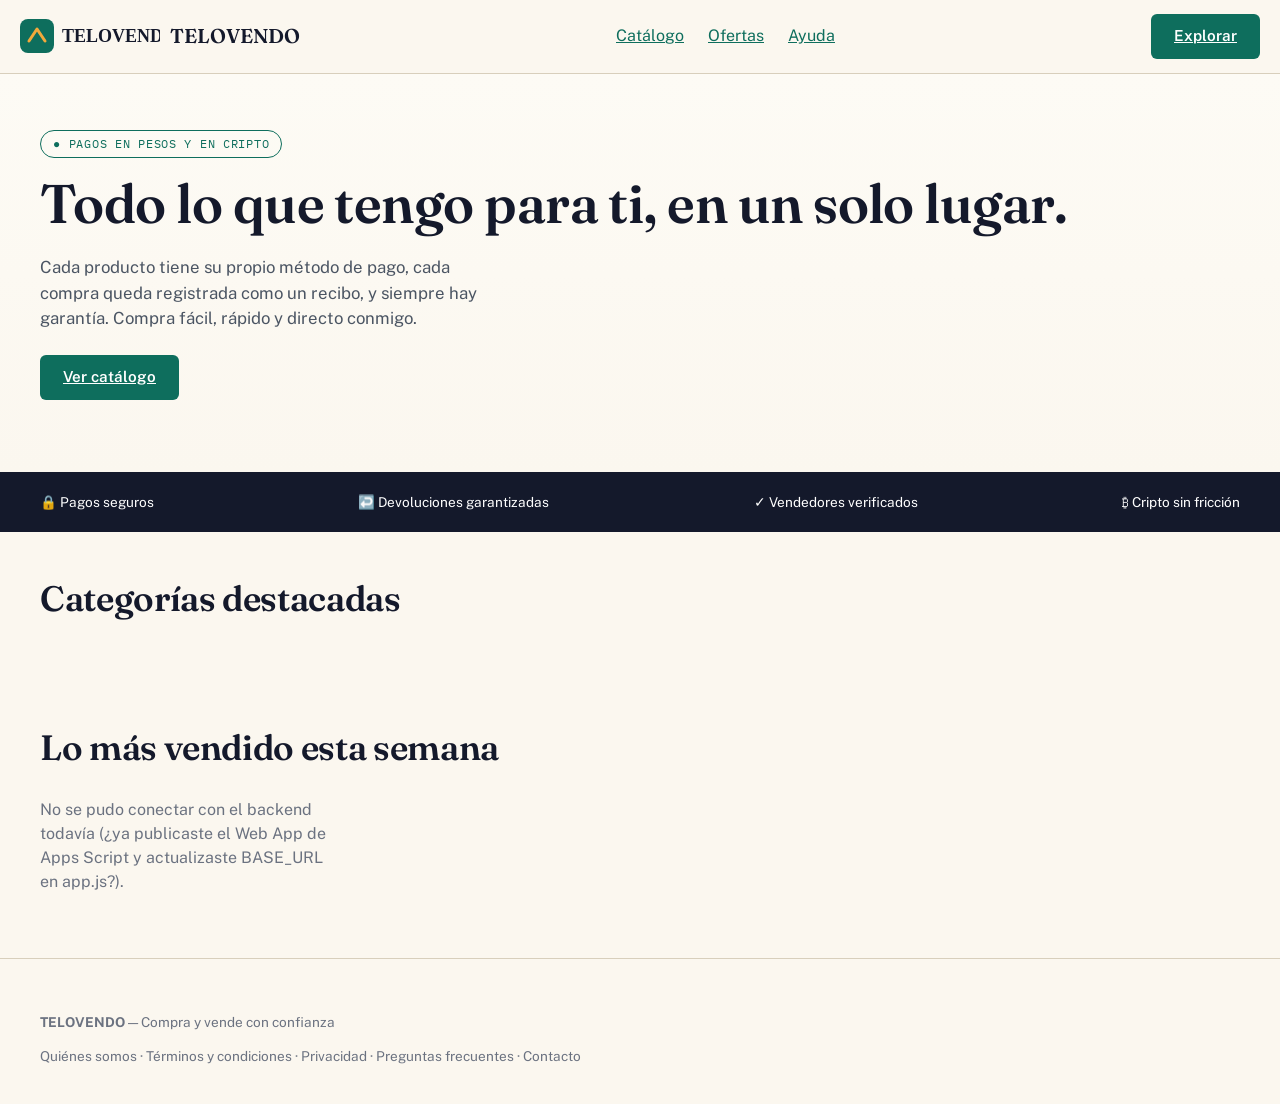
<file: index.html>
<!DOCTYPE html>
<html lang="es">
<head>
  <meta charset="UTF-8">
  <meta name="viewport" content="width=device-width, initial-scale=1.0">
  <title>TELOVENDO</title>
  <meta name="description" content="Marketplace">
  <link rel="icon" href="assets/favicon-default.svg">
  <link rel="preconnect" href="https://fonts.googleapis.com">
  <link href="https://fonts.googleapis.com/css2?family=Fraunces:wght@500;600;700&family=Public+Sans:wght@400;500;600;700&family=IBM+Plex+Mono:wght@500;600&display=swap" rel="stylesheet">
  <link rel="stylesheet" href="styles.css">
</head>
<body>

  <header class="encabezado">
    <div class="contenedor encabezado__barra">
      <div class="encabezado__logo">
        <img data-marca="logo" src="assets/logo-default.svg" alt="Logo">
        <span data-marca="nombre_sitio">TELOVENDO</span>
      </div>
      <nav class="encabezado__nav">
        <a href="catalogo.html">Catálogo</a>
        <a href="#ofertas">Ofertas</a>
        <a href="#ayuda">Ayuda</a>
      </nav>
      <div style="display:flex; align-items:center; gap:10px;">
        <a class="boton boton--fantasma" href="#" style="display:none" data-mostrar-desktop>Ingresar</a>
        <a class="boton boton--primario" href="catalogo.html">Explorar</a>
        <button class="encabezado__menu-btn" aria-label="Abrir menú">☰</button>
      </div>
    </div>
  </header>

  <main>
    <section class="hero">
      <div class="contenedor hero__grid" id="hero-grid">
        <div>
          <span class="hero__eyebrow">● Pagos en pesos y en cripto</span>
          <h1>Todo lo que tengo para ti, en un solo lugar.</h1>
          <p data-marca="texto_hero" style="max-width:46ch; color:#4b5563; font-size:1.05rem;">
            Cada producto tiene su propio método de pago, cada compra queda
            registrada como un recibo, y siempre hay garantía. Compra fácil,
            rápido y directo conmigo.
          </p>
          <div class="hero__acciones">
            <a class="boton boton--primario" href="catalogo.html">Ver catálogo</a>
          </div>
        </div>
        <div id="hero-destacado-wrapper">
          <!-- Se llena dinámicamente vía JS con el producto que el admin
               marque como "destacado" en el panel. Si ninguno está marcado,
               este contenedor se oculta y el hero pasa a una sola columna. -->
        </div>
      </div>
    </section>

    <div class="franja-confianza">
      <div class="contenedor franja-confianza__item" style="justify-content:space-between; width:100%;">
        <span class="franja-confianza__item">🔒 Pagos seguros</span>
        <span class="franja-confianza__item">↩️ Devoluciones garantizadas</span>
        <span class="franja-confianza__item">✓ Vendedores verificados</span>
        <span class="franja-confianza__item">₿ Cripto sin fricción</span>
      </div>
    </div>

    <section class="seccion">
      <div class="contenedor">
        <h2 data-marca="titulo_categorias_destacadas">Categorías destacadas</h2>
        <div class="grilla-productos" id="grilla-categorias" style="grid-template-columns:repeat(auto-fit,minmax(140px,1fr));">
          <!-- se llenan dinámicamente vía JS desde Config/Categorías -->
        </div>
      </div>
    </section>

    <section class="seccion" id="destacados">
      <div class="contenedor">
        <h2 data-marca="titulo_mas_vendido">Lo más vendido esta semana</h2>
        <div class="grilla-productos" id="grilla-destacados">
          <p style="color:#6b7280;">Cargando productos…</p>
        </div>
      </div>
    </section>
  </main>

  <footer class="pie">
    <div class="contenedor">
      <p><strong data-marca="nombre_sitio">TELOVENDO</strong> — <span data-marca="eslogan">Compra y vende con confianza</span></p>
      <p>Quiénes somos · Términos y condiciones · Privacidad · Preguntas frecuentes · Contacto</p>
    </div>
  </footer>

  <script src="brand.config.js"></script>
  <script src="app.js"></script>
  <script>
    // Carga productos destacados desde el backend. Falla de forma silenciosa
    // y visible: si el backend aún no está desplegado, muestra un aviso claro
    // en vez de una grilla vacía sin explicación.
    async function cargarDestacados() {
      const contenedor = document.getElementById("grilla-destacados");
      try {
        const productos = await apiTelovendo.listarProductos({ orden: "precioDesc" });
        if (!Array.isArray(productos) || productos.length === 0) {
          contenedor.innerHTML = "<p style='color:#6b7280;'>Aún no hay productos publicados.</p>";
          ocultarHeroDestacado_();
          return;
        }
        contenedor.innerHTML = productos.slice(0, 8).map(tarjetaProducto_).join("");

        // NUEVO (v9): la tarjeta del hero se llena con el producto que el
        // admin marcó como "destacado" en el panel (control 100% manual,
        // nunca datos inconsistentes o de relleno). Se reutiliza este mismo
        // listado ya cargado, sin hacer una llamada extra al backend.
        const productoDestacado = productos.find(p => p.destacado);
        if (productoDestacado) {
          renderHeroDestacado_(productoDestacado);
        } else {
          ocultarHeroDestacado_();
        }
      } catch (err) {
        contenedor.innerHTML = "<p style='color:#6b7280;'>No se pudo conectar con el backend todavía (¿ya publicaste el Web App de Apps Script y actualizaste BASE_URL en app.js?).</p>";
        ocultarHeroDestacado_();
      }
    }

    /**
     * Llena la tarjeta destacada del hero con los datos REALES de un
     * producto (imagen, nombre, precio, métodos de pago) — nunca texto o
     * imagen de relleno inconsistentes.
     * @param {Object} p - producto marcado como destacado
     * Invocada por: cargarDestacados()
     */
    function renderHeroDestacado_(p) {
      document.getElementById("hero-destacado-wrapper").innerHTML = `
        <a class="boleta" href="producto.html?id=${p.id}" style="max-width:340px; margin-left:auto; text-decoration:none; color:inherit; display:block;">
          <div class="boleta__imagen">
            <span class="boleta__insignia">Destacado</span>
            <img src="${p.imagenPortada || 'assets/producto-placeholder.svg'}" alt="${p.nombre}">
          </div>
          <div class="boleta__perforacion"></div>
          <div class="boleta__cuerpo">
            <p class="boleta__titulo">${p.nombre}</p>
            <div class="boleta__fila-precio">
              <span class="precio boleta__precio">${formatearPrecio(p.precio)}</span>
              <span class="timbre" title="Garantía">✓</span>
            </div>
            <div class="boleta__metodos">${(p.metodosPago || '').split(',').filter(Boolean).join(' · ')}</div>
          </div>
        </a>`;
      document.getElementById("hero-grid").style.gridTemplateColumns = "";
    }

    /**
     * Oculta la tarjeta destacada con elegancia (ningún producto marcado, o
     * el backend no respondió) y ajusta el hero a una sola columna en vez
     * de dejar un espacio en blanco desbalanceado.
     * Invocada por: cargarDestacados()
     */
    function ocultarHeroDestacado_() {
      const wrapper = document.getElementById("hero-destacado-wrapper");
      wrapper.innerHTML = "";
      const grid = document.getElementById("hero-grid");
      if (window.matchMedia("(min-width: 900px)").matches) {
        grid.style.gridTemplateColumns = "1fr";
      }
    }

    function tarjetaProducto_(p) {
      return `
        <a class="boleta" href="producto.html?id=${p.id}" style="text-decoration:none; color:inherit;">
          <div class="boleta__imagen">
            ${p.agotado ? '<span class="boleta__insignia boleta__insignia--oferta">Agotado</span>' : ''}
            <img src="${p.imagenPortada || 'assets/producto-placeholder.svg'}" alt="${p.nombre}">
          </div>
          <div class="boleta__perforacion"></div>
          <div class="boleta__cuerpo">
            <p class="boleta__titulo">${p.nombre}</p>
            <div class="boleta__fila-precio">
              <span class="precio boleta__precio">${formatearPrecio(p.precio)}</span>
            </div>
            <div class="boleta__metodos">${(p.metodosPago || '').split(',').join(' · ')}</div>
          </div>
        </a>`;
    }

    cargarDestacados();
  </script>
</body>
</html>
</file>
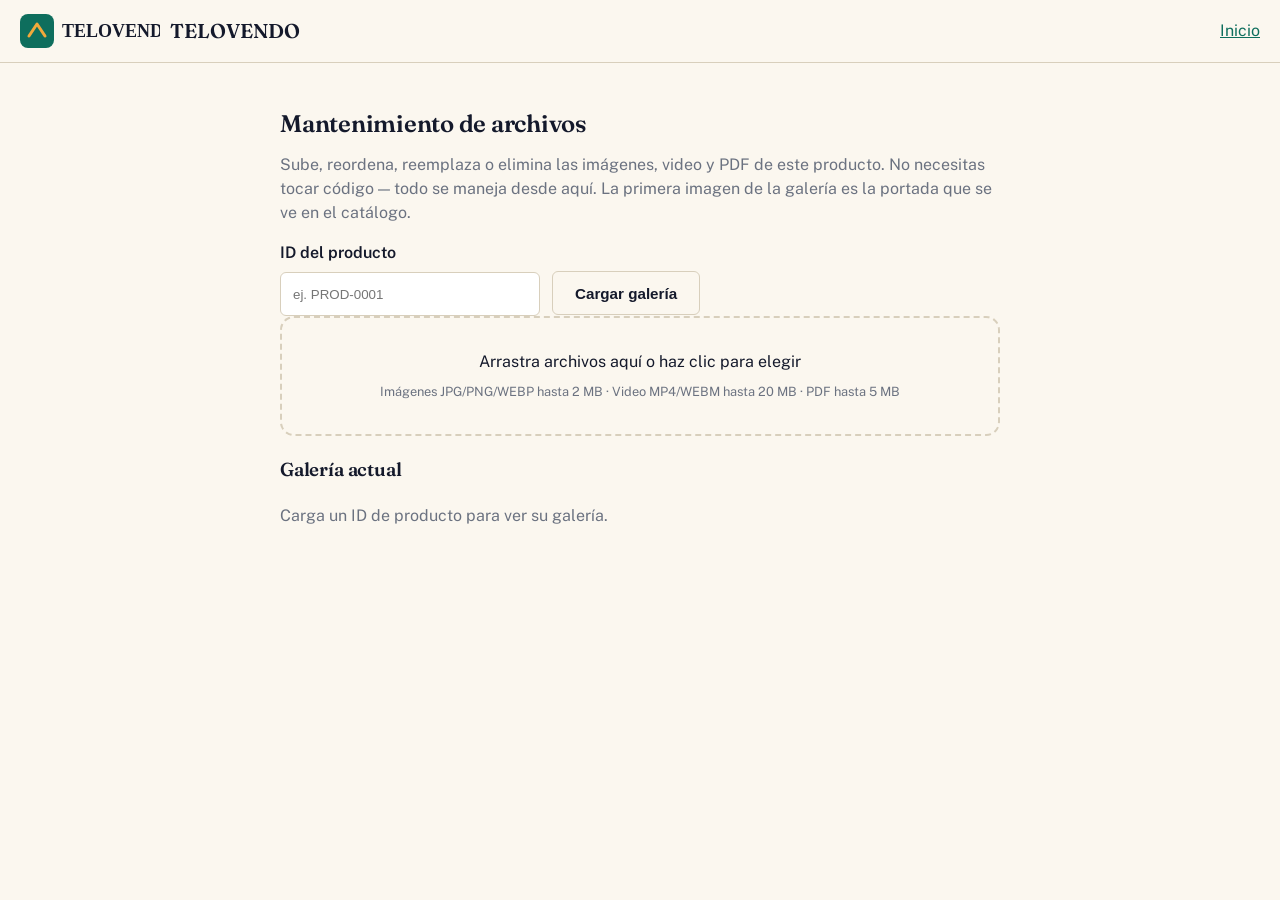
<file: admin-archivos.html>
<!DOCTYPE html>
<html lang="es">
<head>
  <meta charset="UTF-8">
  <meta name="viewport" content="width=device-width, initial-scale=1.0">
  <title>Mantenimiento de Archivos — TELOVENDO</title>
  <link href="https://fonts.googleapis.com/css2?family=Fraunces:wght@500;600;700&family=Public+Sans:wght@400;500;600;700&family=IBM+Plex+Mono:wght@500;600&display=swap" rel="stylesheet">
  <link rel="stylesheet" href="styles.css">
  <style>
    .panel { max-width: 760px; }
    .zona-carga {
      border: 2px dashed var(--color-linea); border-radius: var(--radio-grande);
      padding: 32px; text-align:center; cursor:pointer; margin-bottom:24px;
      transition: border-color var(--transicion), background var(--transicion);
    }
    .zona-carga.arrastrando { border-color: var(--color-primario); background:#F1F8F6; }
    .galeria-admin { display:flex; flex-wrap:wrap; gap:12px; }
    .archivo-item {
      width:120px; border:1px solid var(--color-linea); border-radius:10px; overflow:hidden;
      background:#fff; position:relative; cursor:grab;
    }
    .archivo-item.arrastrado { opacity:0.4; }
    .archivo-item img, .archivo-item .miniatura-pdf { width:100%; height:90px; object-fit:cover; display:block; background:#F1ECE0; }
    .archivo-item .portada-tag {
      position:absolute; top:4px; left:4px; background:var(--color-texto); color:#fff;
      font-size:0.65rem; padding:2px 6px; border-radius:100px;
    }
    .archivo-item__meta { padding:6px 8px; font-size:0.72rem; color:#6b7280; }
    .archivo-item__acciones { display:flex; justify-content:space-between; padding:0 8px 8px; }
    .archivo-item__acciones button {
      border:none; background:none; cursor:pointer; font-size:0.85rem; color:var(--color-advertencia);
    }
    .barra-progreso { height:6px; background:#eee; border-radius:100px; overflow:hidden; margin:8px 0; display:none; }
    .barra-progreso__fill { height:100%; width:0%; background:var(--color-primario); transition: width 200ms; }
    .mensaje-error { background:#FDECEA; color:var(--color-advertencia); border:1px solid #f3c1b7; border-radius:8px; padding:10px 14px; margin-bottom:16px; display:none; }
    .mensaje-ok { background:#EAF6F1; color:var(--color-primario); border:1px solid #b9e0d1; border-radius:8px; padding:10px 14px; margin-bottom:16px; display:none; }
  </style>
</head>
<body>
  <header class="encabezado">
    <div class="contenedor encabezado__barra">
      <div class="encabezado__logo">
        <img data-marca="logo" src="assets/logo-default.svg" alt="Logo">
        <span data-marca="nombre_sitio">TELOVENDO</span>
      </div>
      <nav class="encabezado__nav"><a href="index.html">Inicio</a></nav>
    </div>
  </header>

  <main class="seccion">
    <div class="contenedor panel">
      <h1 style="font-size:1.5rem;">Mantenimiento de archivos</h1>
      <p style="color:#6b7280;">
        Sube, reordena, reemplaza o elimina las imágenes, video y PDF de este producto.
        No necesitas tocar código — todo se maneja desde aquí. La primera imagen de la galería
        es la portada que se ve en el catálogo.
      </p>

      <label style="display:block; margin:16px 0 6px; font-weight:600;">ID del producto</label>
      <input type="text" id="input-id-producto" placeholder="ej. PROD-0001" style="min-height:44px; padding:0 12px; border-radius:6px; border:1px solid var(--color-linea); width:260px;">
      <button class="boton boton--fantasma" id="btn-cargar-producto" style="margin-left:8px;">Cargar galería</button>

      <div id="mensaje-error" class="mensaje-error"></div>
      <div id="mensaje-ok" class="mensaje-ok"></div>

      <div class="zona-carga" id="zona-carga">
        <p style="margin:0 0 8px;">Arrastra archivos aquí o haz clic para elegir</p>
        <p style="margin:0; font-size:0.8rem; color:#6b7280;">
          Imágenes JPG/PNG/WEBP hasta 2 MB · Video MP4/WEBM hasta 20 MB · PDF hasta 5 MB
        </p>
        <input type="file" id="input-archivo" accept=".jpg,.jpeg,.png,.webp,.mp4,.webm,.pdf" multiple hidden>
      </div>
      <div class="barra-progreso" id="barra-progreso"><div class="barra-progreso__fill" id="barra-progreso-fill"></div></div>

      <h3>Galería actual</h3>
      <div class="galeria-admin" id="galeria-admin">
        <p style="color:#6b7280;">Carga un ID de producto para ver su galería.</p>
      </div>
    </div>
  </main>

  <script src="brand.config.js"></script>
  <script src="app.js"></script>
  <script>
    /**
     * admin-archivos.html — panel de Mantenimiento de Archivos (sección 5)
     * -----------------------------------------------------------------
     * Validación en dos capas:
     *  1) Aquí en el cliente (validarArchivo_): feedback inmediato, evita
     *     subir un archivo que de todas formas será rechazado.
     *  2) En Code.gs (subirArchivo_): la validación real, porque nunca hay
     *     que confiar solo en el cliente.
     * -----------------------------------------------------------------
     */
    let idProductoActual = null;
    const LIMITES = window.BRAND_CONFIG.archivos;

    document.getElementById("btn-cargar-producto").addEventListener("click", () => {
      idProductoActual = document.getElementById("input-id-producto").value.trim();
      if (idProductoActual) cargarGaleria_();
    });

    // NUEVO (v7): si se llega aquí con ?id=PROD-XXXX en la URL (ej. desde el
    // botón "Fotos" del panel de administración), se rellena el campo y se
    // carga la galería automáticamente. Si no hay parámetro, el
    // comportamiento es idéntico al de siempre (el admin escribe el ID a mano).
    const idDesdeUrl = new URLSearchParams(window.location.search).get("id");
    if (idDesdeUrl) {
      document.getElementById("input-id-producto").value = idDesdeUrl;
      idProductoActual = idDesdeUrl;
      cargarGaleria_();
    }

    const zona = document.getElementById("zona-carga");
    const inputArchivo = document.getElementById("input-archivo");
    zona.addEventListener("click", () => inputArchivo.click());
    zona.addEventListener("dragover", e => { e.preventDefault(); zona.classList.add("arrastrando"); });
    zona.addEventListener("dragleave", () => zona.classList.remove("arrastrando"));
    zona.addEventListener("drop", e => {
      e.preventDefault();
      zona.classList.remove("arrastrando");
      manejarArchivos_(e.dataTransfer.files);
    });
    inputArchivo.addEventListener("change", () => manejarArchivos_(inputArchivo.files));

    async function manejarArchivos_(listaArchivos) {
      if (!idProductoActual) { mostrarError_("Primero carga o escribe un ID de producto."); return; }
      for (const archivo of listaArchivos) {
        const error = validarArchivo_(archivo);
        if (error) { mostrarError_(error); continue; }
        await subirConProgreso_(archivo);
      }
      cargarGaleria_();
    }

    /**
     * Valida formato y peso en el cliente ANTES de subir, para feedback
     * inmediato. La misma regla se repite en el servidor (Code.gs).
     * @param {File} archivo
     * @returns {string|null} mensaje de error, o null si es válido
     */
    function validarArchivo_(archivo) {
      const ext = archivo.name.split(".").pop().toLowerCase();
      const pesoMb = archivo.size / (1024 * 1024);

      if (LIMITES.formatos_imagen.includes(ext)) {
        if (pesoMb > LIMITES.peso_max_imagen_mb) {
          return `La imagen "${archivo.name}" pesa ${pesoMb.toFixed(1)} MB y el máximo permitido es ${LIMITES.peso_max_imagen_mb} MB. Comprime la imagen o cámbiala a formato WEBP/JPG y vuelve a intentarlo.`;
        }
        return null;
      }
      if (LIMITES.formatos_video.includes(ext)) {
        if (pesoMb > LIMITES.peso_max_video_mb) {
          return `El video "${archivo.name}" pesa ${pesoMb.toFixed(1)} MB y el máximo permitido es ${LIMITES.peso_max_video_mb} MB.`;
        }
        return null;
      }
      if (ext === "pdf") {
        if (pesoMb > LIMITES.peso_max_pdf_mb) {
          return `El PDF "${archivo.name}" pesa ${pesoMb.toFixed(1)} MB y el máximo permitido es ${LIMITES.peso_max_pdf_mb} MB.`;
        }
        return null;
      }
      return `Formato ".${ext}" no permitido. Usa JPG, PNG, WEBP, MP4, WEBM o PDF.`;
    }

    async function subirConProgreso_(archivo) {
      const barra = document.getElementById("barra-progreso");
      const fill = document.getElementById("barra-progreso-fill");
      barra.style.display = "block"; fill.style.width = "30%";
      try {
        const posicionActual = document.querySelectorAll(".archivo-item").length;
        const res = await apiTelovendo.subirArchivo(idProductoActual, archivo, posicionActual);
        fill.style.width = "100%";
        if (!res.ok) { mostrarError_(res.error); } else { mostrarOk_(`"${archivo.name}" subido correctamente.`); }
      } catch (e) {
        mostrarError_("No se pudo subir el archivo. Revisa tu conexión e intenta de nuevo.");
      } finally {
        setTimeout(() => { barra.style.display = "none"; fill.style.width = "0%"; }, 500);
      }
    }

    async function cargarGaleria_() {
      const cont = document.getElementById("galeria-admin");
      try {
        const producto = await apiTelovendo.obtenerProducto(idProductoActual);
        const galeria = producto.galeria || [];
        if (galeria.length === 0) {
          cont.innerHTML = "<p style='color:#6b7280;'>Este producto aún no tiene archivos.</p>";
          return;
        }
        cont.innerHTML = galeria.map((g, i) => `
          <div class="archivo-item" draggable="true" data-id="${g.idArchivo}">
            ${g.tipo === 'pdf'
              ? `<div class="miniatura-pdf" style="display:flex;align-items:center;justify-content:center;">📄 PDF</div>`
              : `<img src="${g.url}" alt="archivo">`}
            ${i === 0 ? '<span class="portada-tag">Portada</span>' : ''}
            <div class="archivo-item__meta">${g.tipo}</div>
            <div class="archivo-item__acciones">
              <button onclick="eliminarArchivo_('${g.idArchivo}')">Eliminar</button>
            </div>
          </div>`).join("");
        habilitarDragDrop_();
      } catch (e) {
        cont.innerHTML = "<p style='color:#6b7280;'>No se pudo cargar la galería (¿backend desplegado?).</p>";
      }
    }

    async function eliminarArchivo_(idArchivo) {
      if (!confirm("¿Eliminar este archivo? Esta acción no afecta a los demás archivos del producto.")) return;
      const res = await apiTelovendo.eliminarArchivo(idProductoActual, idArchivo);
      if (res.ok) { mostrarOk_("Archivo eliminado."); cargarGaleria_(); } else { mostrarError_(res.error); }
    }

    // Reordenar por drag & drop dentro de la galería (la primera posición = portada)
    function habilitarDragDrop_() {
      const items = document.querySelectorAll(".archivo-item");
      let arrastrado = null;
      items.forEach(item => {
        item.addEventListener("dragstart", () => { arrastrado = item; item.classList.add("arrastrado"); });
        item.addEventListener("dragend", () => item.classList.remove("arrastrado"));
        item.addEventListener("dragover", e => e.preventDefault());
        item.addEventListener("drop", async () => {
          if (arrastrado && arrastrado !== item) {
            item.parentNode.insertBefore(arrastrado, item);
            const nuevoOrden = [...document.querySelectorAll(".archivo-item")].map(i => i.dataset.id);
            await apiTelovendo.reordenarGaleria(idProductoActual, nuevoOrden);
            cargarGaleria_();
          }
        });
      });
    }

    function mostrarError_(msg) {
      const el = document.getElementById("mensaje-error");
      el.textContent = msg; el.style.display = "block";
      document.getElementById("mensaje-ok").style.display = "none";
      setTimeout(() => el.style.display = "none", 6000);
    }
    function mostrarOk_(msg) {
      const el = document.getElementById("mensaje-ok");
      el.textContent = msg; el.style.display = "block";
      document.getElementById("mensaje-error").style.display = "none";
      setTimeout(() => el.style.display = "none", 4000);
    }
  </script>
</body>
</html>
</file>
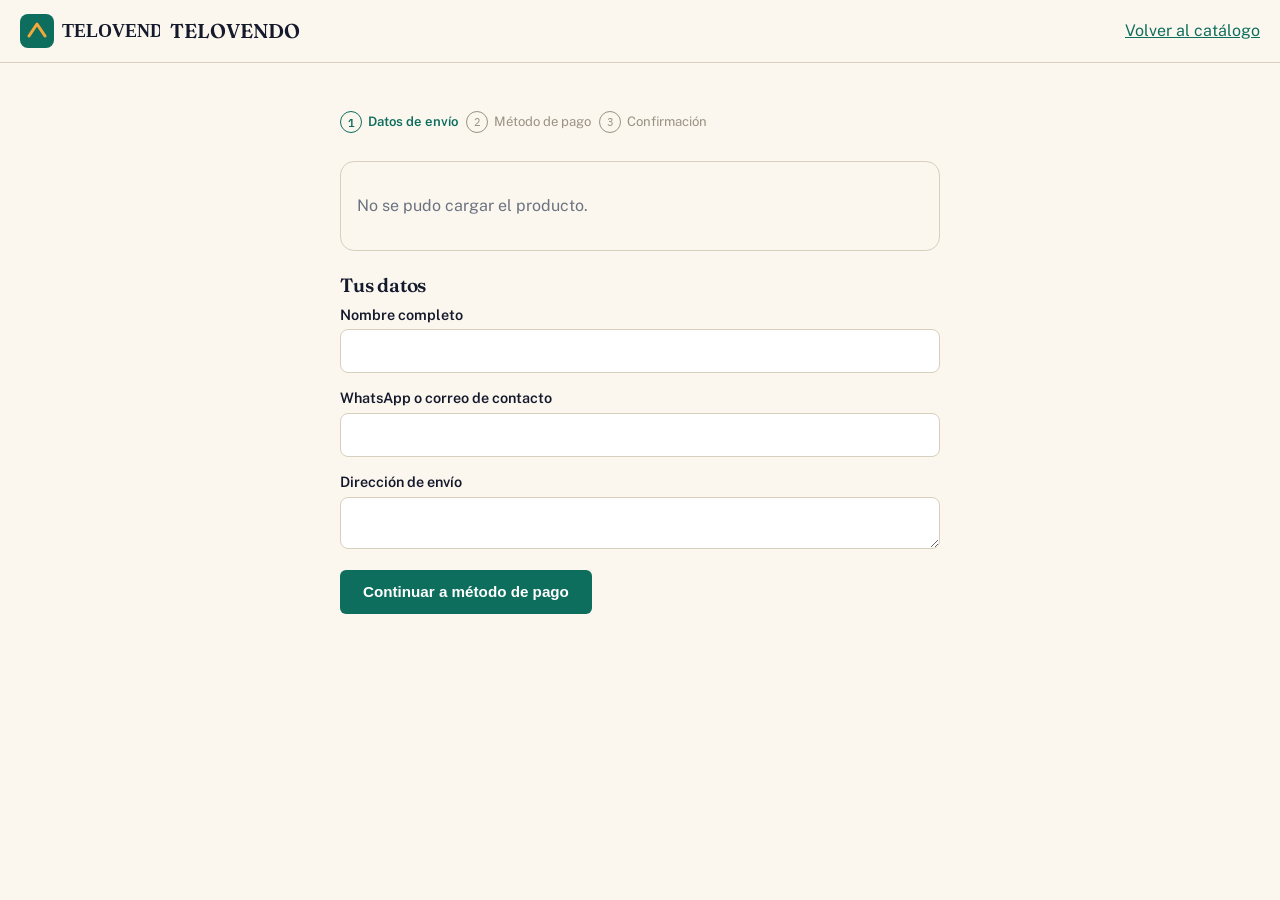
<file: carrito.html>
<!DOCTYPE html>
<html lang="es">
<head>
  <meta charset="UTF-8">
  <meta name="viewport" content="width=device-width, initial-scale=1.0">
  <title>Finalizar compra — TELOVENDO</title>
  <link href="https://fonts.googleapis.com/css2?family=Fraunces:wght@500;600;700&family=Public+Sans:wght@400;500;600;700&family=IBM+Plex+Mono:wght@500;600&display=swap" rel="stylesheet">
  <link rel="stylesheet" href="styles.css">
  <style>
    .pasos { display:flex; gap:8px; margin-bottom:28px; flex-wrap:wrap; }
    .paso { display:flex; align-items:center; gap:6px; font-size:0.82rem; color:#9a9282; }
    .paso.activo { color: var(--color-primario); font-weight:600; }
    .paso .num {
      width:22px; height:22px; border-radius:50%; display:flex; align-items:center; justify-content:center;
      border:1.5px solid currentColor; font-family:var(--fuente-datos); font-size:0.7rem;
    }
    .campo { margin-bottom:14px; }
    .campo label { display:block; font-weight:600; margin-bottom:4px; font-size:0.9rem; }
    .campo input, .campo textarea {
      width:100%; min-height:44px; padding:8px 12px; border-radius:8px; border:1px solid var(--color-linea);
      font-family:var(--fuente-texto); font-size:0.95rem;
    }
    .caja-wallet {
      background:#F1F8F6; border:1px dashed var(--color-primario); border-radius:10px; padding:16px;
      margin:16px 0;
    }
    .caja-wallet .direccion { font-family:var(--fuente-datos); word-break:break-all; background:#fff; padding:8px 10px; border-radius:6px; margin-top:6px; }
    .oculto { display:none; }
    .resumen-boleta {
      border:1px solid var(--color-linea); border-radius:var(--radio-grande); padding:16px; margin-bottom:24px;
    }
  </style>
</head>
<body>
  <header class="encabezado">
    <div class="contenedor encabezado__barra">
      <div class="encabezado__logo">
        <img data-marca="logo" src="assets/logo-default.svg" alt="Logo">
        <span data-marca="nombre_sitio">TELOVENDO</span>
      </div>
      <nav class="encabezado__nav"><a href="catalogo.html">Volver al catálogo</a></nav>
    </div>
  </header>

  <main class="seccion">
    <div class="contenedor" style="max-width:640px;">
      <div class="pasos">
        <span class="paso activo" data-paso="1"><span class="num">1</span> Datos de envío</span>
        <span class="paso" data-paso="2"><span class="num">2</span> Método de pago</span>
        <span class="paso" data-paso="3"><span class="num">3</span> Confirmación</span>
      </div>

      <div class="resumen-boleta" id="resumen-producto">Cargando producto…</div>

      <!-- Paso 1: datos de envío (checkout de invitado, sin cuenta) -->
      <section id="paso-1">
        <h2 style="font-size:1.2rem;">Tus datos</h2>
        <div class="campo"><label>Nombre completo</label><input type="text" id="campo-nombre" required></div>
        <div class="campo"><label>WhatsApp o correo de contacto</label><input type="text" id="campo-contacto" required></div>
        <div class="campo"><label>Dirección de envío</label><textarea id="campo-direccion" rows="2"></textarea></div>
        <button class="boton boton--primario" id="btn-ir-pago">Continuar a método de pago</button>
      </section>

      <!-- Paso 2: método de pago -->
      <section id="paso-2" class="oculto">
        <h2 style="font-size:1.2rem;">Método de pago</h2>
        <div id="lista-metodos-checkout"></div>

        <div class="caja-wallet oculto" id="caja-wallet-manual">
          <p style="margin:0 0 4px; font-weight:600;">Transfiere el equivalente a esta wallet:</p>
          <p class="direccion" id="direccion-wallet"></p>
          <p id="monto-cripto-checkout" class="precio" style="margin-top:10px;"></p>
          <div class="campo" style="margin-top:12px;">
            <label>TXID / hash de la transacción</label>
            <input type="text" id="campo-txhash" placeholder="ej. 0xabc123...">
          </div>
          <div class="campo">
            <label>Sube el comprobante (captura o PDF)</label>
            <input type="file" id="campo-comprobante" accept=".jpg,.jpeg,.png,.webp,.pdf">
          </div>
        </div>

        <button class="boton boton--fantasma" id="btn-volver-datos">Volver</button>
        <button class="boton boton--primario" id="btn-confirmar-pedido">Confirmar pedido</button>
      </section>

      <!-- Paso 3: confirmación -->
      <section id="paso-3" class="oculto">
        <h2 style="font-size:1.2rem;">¡Pedido recibido!</h2>
        <p id="mensaje-confirmacion"></p>
        <a class="boton boton--primario" href="catalogo.html">Seguir explorando</a>
      </section>
    </div>
  </main>

  <script src="brand.config.js"></script>
  <script src="app.js"></script>
  <script>
    const idProducto = new URLSearchParams(window.location.search).get("id");
    let producto = null;
    let idPedidoCreado = null;

    async function cargarResumen_() {
      const cont = document.getElementById("resumen-producto");
      try {
        producto = await apiTelovendo.obtenerProducto(idProducto);
        if (producto.error) { cont.innerHTML = `<p>${producto.error}</p>`; return; }
        cont.innerHTML = `
          <div style="display:flex; gap:12px; align-items:center;">
            <img src="${(producto.galeria && producto.galeria[0] && producto.galeria[0].url) || 'assets/producto-placeholder.svg'}"
                 style="width:64px;height:64px;object-fit:cover;border-radius:8px;">
            <div>
              <p style="margin:0; font-weight:600;">${producto.nombre}</p>
              <p class="precio" style="margin:0;">${formatearPrecio(producto.precio)}</p>
            </div>
          </div>`;
        renderMetodos_();
      } catch (e) {
        cont.innerHTML = "<p style='color:#6b7280;'>No se pudo cargar el producto.</p>";
      }
    }

    function renderMetodos_() {
      const metodos = (producto.metodosPago || "").split(",").filter(Boolean);
      const etiquetas = { tarjeta: "💳 Tarjeta de crédito/débito", transferencia: "🏦 Transferencia bancaria",
        contraentrega: "📦 Pago contra entrega", btc: "₿ Bitcoin (BTC)", usdt: "₮ USDT", usdc: "Ⓤ USDC", billetera: "📱 Billetera digital" };
      document.getElementById("lista-metodos-checkout").innerHTML = metodos.map(m => `
        <label class="metodo-pago" style="display:flex;align-items:center;gap:10px;border:1px solid var(--color-linea);border-radius:8px;padding:12px;margin-bottom:8px;cursor:pointer;">
          <input type="radio" name="metodo-checkout" value="${m}" style="width:18px;height:18px;">
          <span>${etiquetas[m] || m}</span>
        </label>`).join("");

      document.querySelectorAll('input[name="metodo-checkout"]').forEach(radio => {
        radio.addEventListener("change", () => manejarSeleccionMetodo_(radio.value));
      });
    }

    async function manejarSeleccionMetodo_(metodo) {
      const cajaWallet = document.getElementById("caja-wallet-manual");
      if (!["btc", "usdt", "usdc"].includes(metodo)) { cajaWallet.classList.add("oculto"); return; }
      cajaWallet.classList.remove("oculto");
      const moneda = metodo.toUpperCase();
      document.getElementById("direccion-wallet").textContent =
        (window.BRAND_CONFIG.pagos.wallets_manuales[moneda]) || "Configura tu wallet en brand.config.js";
      const cot = await apiTelovendo.cotizarCripto(producto.precio, moneda);
      document.getElementById("monto-cripto-checkout").textContent = cot.error
        ? cot.error
        : `Monto a transferir: ≈ ${cot.montoCripto} ${moneda} (cotización válida 15 min)`;
    }

    document.getElementById("btn-ir-pago").addEventListener("click", () => {
      if (!document.getElementById("campo-nombre").value || !document.getElementById("campo-contacto").value) {
        alert("Por favor completa tu nombre y un contacto.");
        return;
      }
      irAPaso_(2);
    });
    document.getElementById("btn-volver-datos").addEventListener("click", () => irAPaso_(1));

    document.getElementById("btn-confirmar-pedido").addEventListener("click", async () => {
      const metodoEl = document.querySelector('input[name="metodo-checkout"]:checked');
      if (!metodoEl) { alert("Elige un método de pago."); return; }

      const res = await apiTelovendo.crearPedido({
        idProducto, cantidad: 1, metodoPago: metodoEl.value,
        comprador: {
          nombre: document.getElementById("campo-nombre").value,
          contacto: document.getElementById("campo-contacto").value,
          direccion: document.getElementById("campo-direccion").value
        }
      });
      if (!res.ok) { alert(res.error || "No se pudo crear el pedido."); return; }
      idPedidoCreado = res.idPedido;

      if (["btc", "usdt", "usdc"].includes(metodoEl.value)) {
        const archivo = document.getElementById("campo-comprobante").files[0];
        if (archivo) {
          const txHash = document.getElementById("campo-txhash").value;
          await apiTelovendo.subirComprobantePago(idPedidoCreado, txHash, archivo);
        }
      }

      document.getElementById("mensaje-confirmacion").textContent =
        `Tu pedido ${idPedidoCreado} quedó registrado. Te contactaremos por ${document.getElementById("campo-contacto").value} para coordinar la entrega.`;
      irAPaso_(3);
    });

    function irAPaso_(n) {
      [1, 2, 3].forEach(i => document.getElementById(`paso-${i}`).classList.toggle("oculto", i !== n));
      document.querySelectorAll(".paso").forEach(p => p.classList.toggle("activo", Number(p.dataset.paso) === n));
    }

    cargarResumen_();
  </script>
</body>
</html>
</file>
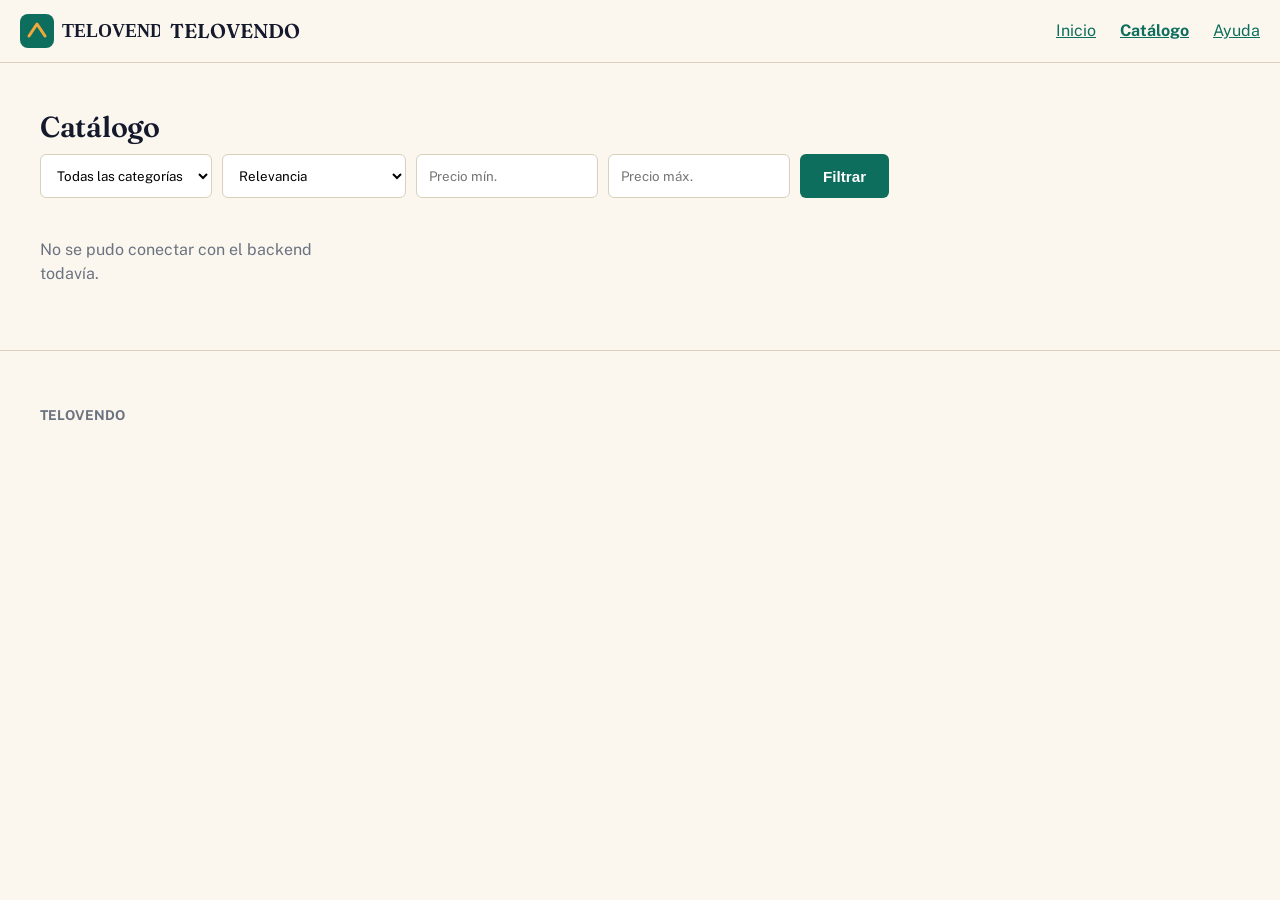
<file: catalogo.html>
<!DOCTYPE html>
<html lang="es">
<head>
  <meta charset="UTF-8">
  <meta name="viewport" content="width=device-width, initial-scale=1.0">
  <title>Catálogo — TELOVENDO</title>
  <link href="https://fonts.googleapis.com/css2?family=Fraunces:wght@500;600;700&family=Public+Sans:wght@400;500;600;700&family=IBM+Plex+Mono:wght@500;600&display=swap" rel="stylesheet">
  <link rel="stylesheet" href="styles.css">
  <style>
    .filtros { display:flex; flex-wrap:wrap; gap:10px; margin-bottom:24px; }
    .filtros select, .filtros input {
      font-family: var(--fuente-texto); min-height:44px; padding:0 12px;
      border-radius:6px; border:1px solid var(--color-linea); background:#fff;
    }
  </style>
</head>
<body>
  <header class="encabezado">
    <div class="contenedor encabezado__barra">
      <div class="encabezado__logo">
        <img data-marca="logo" src="assets/logo-default.svg" alt="Logo">
        <span data-marca="nombre_sitio">TELOVENDO</span>
      </div>
      <nav class="encabezado__nav">
        <a href="index.html">Inicio</a>
        <a href="catalogo.html"><strong>Catálogo</strong></a>
        <a href="#ayuda">Ayuda</a>
      </nav>
      <button class="encabezado__menu-btn" aria-label="Abrir menú">☰</button>
    </div>
  </header>

  <main class="seccion">
    <div class="contenedor">
      <h1 style="font-size:1.8rem;">Catálogo</h1>

      <div class="filtros">
        <select id="filtro-categoria">
          <option value="">Todas las categorías</option>
        </select>
        <select id="filtro-orden">
          <option value="relevancia">Relevancia</option>
          <option value="precioAsc">Precio: menor a mayor</option>
          <option value="precioDesc">Precio: mayor a menor</option>
        </select>
        <input type="number" id="filtro-precio-min" placeholder="Precio mín.">
        <input type="number" id="filtro-precio-max" placeholder="Precio máx.">
        <button class="boton boton--primario" id="btn-aplicar-filtros">Filtrar</button>
      </div>

      <div class="grilla-productos" id="grilla-catalogo">
        <p style="color:#6b7280;">Cargando productos…</p>
      </div>
    </div>
  </main>

  <footer class="pie">
    <div class="contenedor">
      <p><strong data-marca="nombre_sitio">TELOVENDO</strong></p>
    </div>
  </footer>

  <script src="brand.config.js"></script>
  <script src="app.js"></script>
  <script>
    async function cargarCatalogo() {
      const contenedor = document.getElementById("grilla-catalogo");
      const filtros = {
        categoria: document.getElementById("filtro-categoria").value,
        orden: document.getElementById("filtro-orden").value,
        precioMin: document.getElementById("filtro-precio-min").value,
        precioMax: document.getElementById("filtro-precio-max").value
      };
      try {
        const productos = await apiTelovendo.listarProductos(filtros);

        // NUEVO: llenar el selector de categorías con las categorías REALES
        // de los productos (nunca texto fijo). Solo se repuebla cuando no
        // hay un filtro de categoría activo, para que el listado de
        // opciones no se reduzca una vez el comprador ya eligió una
        // categoría específica.
        if (!filtros.categoria) poblarFiltroCategoriasCatalogo_(productos);

        if (!Array.isArray(productos) || productos.length === 0) {
          contenedor.innerHTML = "<p style='color:#6b7280;'>No se encontraron productos con esos filtros.</p>";
          return;
        }
        contenedor.innerHTML = productos.map(p => `
          <a class="boleta" href="producto.html?id=${p.id}" style="text-decoration:none; color:inherit;">
            <div class="boleta__imagen">
              ${p.agotado ? '<span class="boleta__insignia boleta__insignia--oferta">Agotado</span>' : ''}
              <img src="${p.imagenPortada || 'assets/producto-placeholder.svg'}" alt="${p.nombre}">
            </div>
            <div class="boleta__perforacion"></div>
            <div class="boleta__cuerpo">
              <p class="boleta__titulo">${p.nombre}</p>
              <div class="boleta__fila-precio"><span class="precio boleta__precio">${formatearPrecio(p.precio)}</span></div>
              <div class="boleta__metodos">${(p.metodosPago || '').split(',').join(' · ')}</div>
            </div>
          </a>`).join("");
      } catch (err) {
        contenedor.innerHTML = "<p style='color:#6b7280;'>No se pudo conectar con el backend todavía.</p>";
      }
    }

    /**
     * Llena el <select> de categorías del catálogo público con las
     * categorías reales que existen entre los productos activos — nunca
     * texto fijo en el HTML. Conserva la selección actual si ya había una.
     * @param {Array<Object>} productos - productos ya cargados (con .categoria)
     * Invocada por: cargarCatalogo()
     */
    function poblarFiltroCategoriasCatalogo_(productos) {
      const select = document.getElementById("filtro-categoria");
      const actual = select.value;
      const categorias = [...new Set(productos.map(p => p.categoria).filter(Boolean))].sort();
      select.innerHTML = `<option value="">Todas las categorías</option>` +
        categorias.map(c => `<option value="${c}" ${c === actual ? 'selected' : ''}>${c}</option>`).join("");
    }

    document.getElementById("btn-aplicar-filtros").addEventListener("click", cargarCatalogo);
    cargarCatalogo();
  </script>
</body>
</html>
</file>
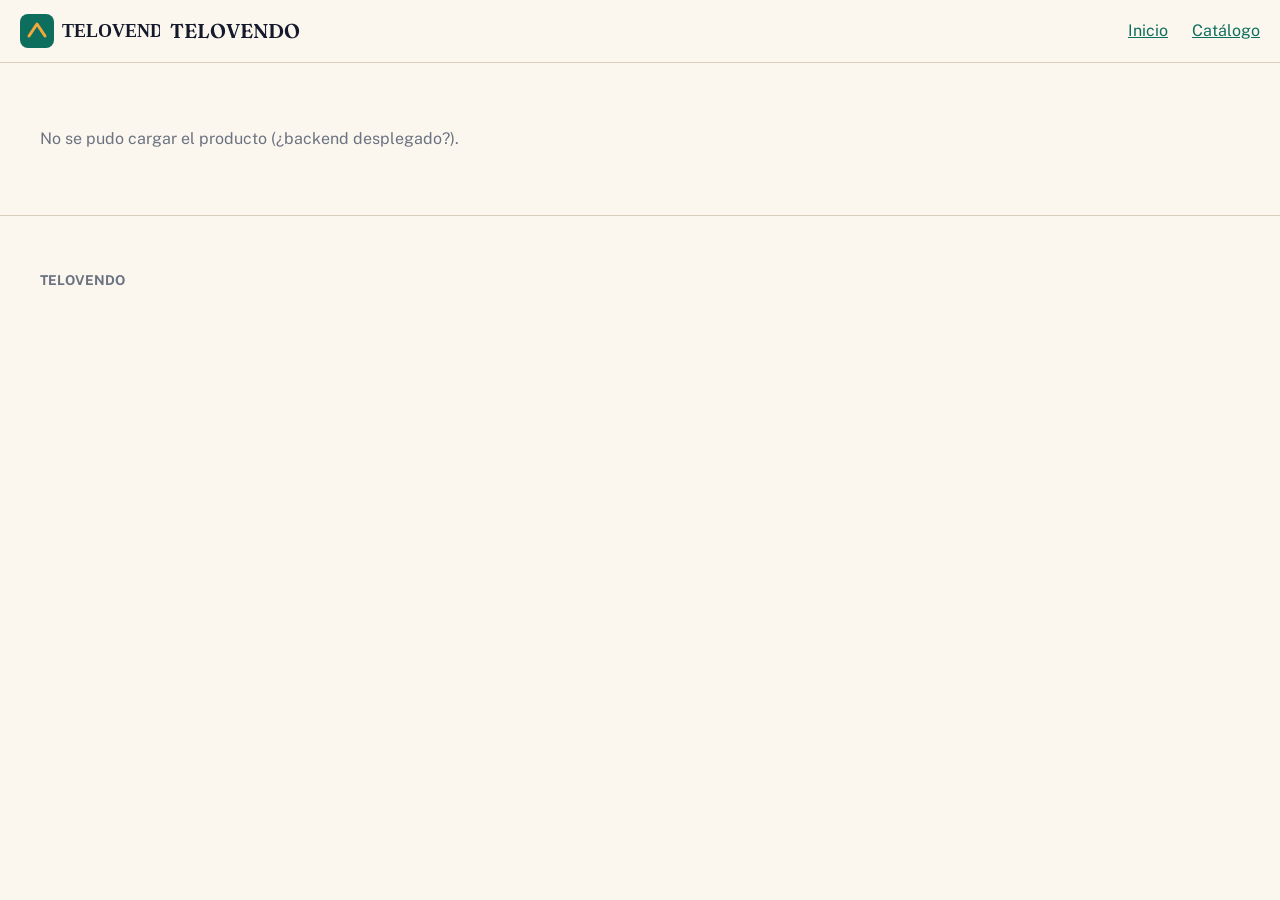
<file: producto.html>
<!DOCTYPE html>
<html lang="es">
<head>
  <meta charset="UTF-8">
  <meta name="viewport" content="width=device-width, initial-scale=1.0">
  <title>Producto — TELOVENDO</title>
  <link href="https://fonts.googleapis.com/css2?family=Fraunces:wght@500;600;700&family=Public+Sans:wght@400;500;600;700&family=IBM+Plex+Mono:wght@500;600&display=swap" rel="stylesheet">
  <link rel="stylesheet" href="styles.css">
  <style>
    .ficha { display:grid; gap:32px; }
    @media (min-width:900px){ .ficha { grid-template-columns: 1fr 1fr; } }
    .galeria__principal { aspect-ratio:1/1; background:#F1ECE0; border-radius:var(--radio-grande); overflow:hidden; }
    .galeria__principal img { width:100%; height:100%; object-fit:cover; }
    .galeria__miniaturas { display:flex; gap:8px; margin-top:10px; overflow-x:auto; }
    .galeria__miniaturas img { width:64px; height:64px; object-fit:cover; border-radius:6px; cursor:pointer; border:2px solid transparent; }
    .galeria__miniaturas img.activa { border-color: var(--color-primario); }
    .metodos-pago { display:flex; flex-direction:column; gap:8px; margin:16px 0; }
    .metodo-pago { display:flex; align-items:center; gap:10px; border:1px solid var(--color-linea); border-radius:8px; padding:12px; cursor:pointer; }
    .metodo-pago input { width:18px; height:18px; }
    #resultado-cripto { font-family: var(--fuente-datos); color: var(--color-primario); margin-top:8px; min-height:1.2em; }
    .sticky-movil { position:sticky; bottom:0; background:#fff; padding:12px 0; border-top:1px solid var(--color-linea); }
    @media (min-width:900px){ .sticky-movil { position:static; border:none; padding:0; } }

    /* NUEVO (v10): oferta y preguntas/inquietudes */
    .oculto { display:none !important; }
    .bloque-oferta { margin-top:14px; }
    .bloque-consulta { margin-top:28px; padding-top:20px; border-top:1px solid var(--color-linea); }
    .bloque-consulta h3 { font-size:1.1rem; margin-bottom:6px; }
    .bloque-consulta__ayuda { color:#6b7280; font-size:0.85rem; margin-bottom:14px; }
    .mini-form { max-width:420px; margin-top:12px; }
    .mini-form .campo { margin-bottom:12px; }
    .mini-form label { display:block; font-weight:600; margin-bottom:4px; font-size:0.88rem; }
    .mini-form input, .mini-form textarea {
      width:100%; min-height:44px; padding:8px 12px; border-radius:8px; border:1px solid var(--color-linea);
      font-family: var(--fuente-texto); box-sizing:border-box;
    }
    .mini-form textarea { min-height:80px; resize:vertical; }
    .mini-form small { display:block; color:#6b7280; font-size:0.78rem; margin-top:-6px; margin-bottom:10px; }
    .mensaje-form-ok { color:var(--color-primario); font-weight:600; font-size:0.88rem; margin-top:10px; }
    .mensaje-form-error { color:var(--color-advertencia); font-weight:600; font-size:0.88rem; margin-top:10px; }
  </style>
</head>
<body>
  <header class="encabezado">
    <div class="contenedor encabezado__barra">
      <div class="encabezado__logo">
        <img data-marca="logo" src="assets/logo-default.svg" alt="Logo">
        <span data-marca="nombre_sitio">TELOVENDO</span>
      </div>
      <nav class="encabezado__nav"><a href="index.html">Inicio</a><a href="catalogo.html">Catálogo</a></nav>
      <button class="encabezado__menu-btn" aria-label="Abrir menú">☰</button>
    </div>
  </header>

  <main class="seccion">
    <div class="contenedor ficha" id="ficha-producto">
      <p style="color:#6b7280;">Cargando producto…</p>
    </div>
  </main>

  <footer class="pie"><div class="contenedor"><p><strong data-marca="nombre_sitio">TELOVENDO</strong></p></div></footer>

  <script src="brand.config.js"></script>
  <script src="app.js"></script>
  <script>
    const idProducto = new URLSearchParams(window.location.search).get("id");

    async function cargarProducto() {
      const cont = document.getElementById("ficha-producto");
      try {
        const p = await apiTelovendo.obtenerProducto(idProducto);
        if (p.error) { cont.innerHTML = `<p>${p.error}</p>`; return; }

        const galeria = (p.galeria && p.galeria.length) ? p.galeria : [{ url: "assets/producto-placeholder.svg" }];
        const metodos = (p.metodosPago || "").split(",").filter(Boolean);

        cont.innerHTML = `
          <div>
            <div class="galeria__principal"><img id="img-principal" src="${galeria[0].url}" alt="${p.nombre}"></div>
            <div class="galeria__miniaturas">
              ${galeria.map((g, i) => `<img src="${g.url}" class="${i === 0 ? 'activa' : ''}" onclick="cambiarImagen_(this, '${g.url}')">`).join('')}
            </div>
          </div>
          <div>
            <h1 style="font-size:1.7rem;">${p.nombre}</h1>
            <p class="precio" style="font-size:1.6rem; font-weight:700;">${formatearPrecio(p.precio)}</p>
            ${p.agotado ? `<p><span class="timbre" style="border-color:var(--color-advertencia); color:var(--color-advertencia); border-style:solid; width:auto; padding:4px 14px; border-radius:100px; font-family:var(--fuente-datos); font-size:0.78rem;">Agotado</span></p>` : ''}
            <p style="color:#4b5563;">${p.descripcion || ''}</p>

            <h3 style="margin-top:20px;">Método de pago</h3>
            <div class="metodos-pago" id="lista-metodos">
              ${metodos.map(m => `
                <label class="metodo-pago">
                  <input type="radio" name="metodo" value="${m}" ${p.agotado ? 'disabled' : ''}>
                  <span>${etiquetaMetodo_(m)}</span>
                </label>`).join('')}
            </div>
            <div id="resultado-cripto"></div>

            <div class="sticky-movil">
              <button class="boton boton--primario" style="width:100%;" id="btn-comprar" ${p.agotado ? 'disabled' : ''}>
                ${p.agotado ? 'Agotado' : 'Comprar ahora'}
              </button>
            </div>

            <!-- NUEVO (v10): hacer una oferta. Convive con "Comprar ahora": no lo reemplaza, es una alternativa para quien quiere negociar el precio. -->
            <div class="bloque-oferta">
              <button type="button" class="boton boton--fantasma" id="btn-toggle-oferta" style="width:100%;">💬 Hacer una oferta por este producto</button>
              <form id="form-oferta" class="mini-form oculto">
                <div class="campo"><label for="oferta-nombre">Tu nombre</label><input type="text" id="oferta-nombre" placeholder="Opcional"></div>
                <div class="campo"><label for="oferta-valor">Valor que ofreces</label><input type="number" id="oferta-valor" min="1" required></div>
                <div class="campo">
                  <label for="oferta-contacto">Contacto</label>
                  <input type="text" id="oferta-contacto" placeholder="WhatsApp o correo" required>
                  <small>Obligatorio: así te podemos responder la oferta.</small>
                </div>
                <div class="campo"><label for="oferta-mensaje">Mensaje (opcional)</label><textarea id="oferta-mensaje" rows="2"></textarea></div>
                <button type="submit" class="boton boton--primario" style="width:100%;">Enviar oferta</button>
                <p id="oferta-mensaje-resultado"></p>
              </form>
            </div>

            <!-- NUEVO (v10): preguntas e inquietudes. Contacto siempre obligatorio (regla de negocio explícita). -->
            <div class="bloque-consulta">
              <h3>Preguntas e inquietudes</h3>
              <p class="bloque-consulta__ayuda">¿Tienes dudas sobre este producto? Escríbenos y te respondemos directamente por tu contacto.</p>
              <form id="form-consulta" class="mini-form">
                <div class="campo"><label for="consulta-nombre">Tu nombre</label><input type="text" id="consulta-nombre" placeholder="Opcional"></div>
                <div class="campo"><label for="consulta-pregunta">Tu pregunta</label><textarea id="consulta-pregunta" rows="3" required></textarea></div>
                <div class="campo">
                  <label for="consulta-contacto">Contacto</label>
                  <input type="text" id="consulta-contacto" placeholder="WhatsApp o correo" required>
                  <small>Obligatorio: sin un contacto no podemos responderte.</small>
                </div>
                <button type="submit" class="boton boton--primario" style="width:100%;">Enviar pregunta</button>
                <p id="consulta-mensaje-resultado"></p>
              </form>
            </div>
          </div>
        `;

        // NUEVO (v4): si está agotado, el botón queda deshabilitado visualmente
        // y no se activa el click (defensa en cliente; el servidor también
        // rechaza la compra en crearPedido_ como defensa real).
        if (p.agotado) {
          const btn = document.getElementById("btn-comprar");
          btn.style.opacity = "0.6";
          btn.style.cursor = "not-allowed";
        }

        document.querySelectorAll('input[name="metodo"]').forEach(radio => {
          radio.addEventListener("change", () => actualizarCotizacion_(radio.value, p.precio));
        });

        document.getElementById("btn-comprar").addEventListener("click", () => {
          if (p.agotado) return;
          window.location.href = `carrito.html?id=${idProducto}`;
        });

        // NUEVO (v10): oferta y preguntas — se conectan aquí porque el HTML
        // recién se insertó arriba (innerHTML) y los elementos ya existen en el DOM.
        inicializarFormularioOferta_(p);
        inicializarFormularioConsulta_(p);
      } catch (err) {
        cont.innerHTML = "<p style='color:#6b7280;'>No se pudo cargar el producto (¿backend desplegado?).</p>";
      }
    }

    /**
     * NUEVO (v10): conecta el botón "Hacer una oferta" (muestra/oculta el
     * mini-formulario) y su envío al backend (accion=crearOferta). Nunca
     * modifica el precio ni el stock del producto — solo queda registrada
     * para que el admin la revise desde el panel.
     * @param {Object} producto - producto ya cargado (para el idProducto)
     */
    function inicializarFormularioOferta_(producto) {
      const btnToggle = document.getElementById("btn-toggle-oferta");
      const form = document.getElementById("form-oferta");
      btnToggle.addEventListener("click", () => form.classList.toggle("oculto"));

      form.addEventListener("submit", async (e) => {
        e.preventDefault();
        const resultado = document.getElementById("oferta-mensaje-resultado");
        const valor = Number(document.getElementById("oferta-valor").value);
        const contacto = document.getElementById("oferta-contacto").value.trim();

        if (!valor || valor <= 0) {
          resultado.className = "mensaje-form-error";
          resultado.textContent = "Escribe un valor válido para tu oferta.";
          return;
        }
        if (!contacto) {
          resultado.className = "mensaje-form-error";
          resultado.textContent = "El contacto es obligatorio para poder responderte.";
          return;
        }

        resultado.className = "";
        resultado.textContent = "Enviando…";
        try {
          const res = await apiTelovendo.crearOferta({
            idProducto,
            nombreInteresado: document.getElementById("oferta-nombre").value.trim(),
            valorOfertado: valor,
            contacto,
            mensaje: document.getElementById("oferta-mensaje").value.trim()
          });
          if (res.ok) {
            resultado.className = "mensaje-form-ok";
            resultado.textContent = "¡Oferta enviada! Te contactaremos pronto por el contacto que dejaste.";
            form.reset();
          } else {
            resultado.className = "mensaje-form-error";
            resultado.textContent = res.error || "No se pudo enviar la oferta.";
          }
        } catch (err) {
          resultado.className = "mensaje-form-error";
          resultado.textContent = "No se pudo conectar con el backend. Intenta de nuevo.";
        }
      });
    }

    /**
     * NUEVO (v10): conecta el formulario de "Preguntas e inquietudes". El
     * contacto es SIEMPRE obligatorio (regla de negocio explícita) — se
     * valida aquí Y en el servidor (nunca confiar solo en el cliente).
     * @param {Object} producto - producto ya cargado (para el idProducto)
     */
    function inicializarFormularioConsulta_(producto) {
      const form = document.getElementById("form-consulta");
      form.addEventListener("submit", async (e) => {
        e.preventDefault();
        const resultado = document.getElementById("consulta-mensaje-resultado");
        const pregunta = document.getElementById("consulta-pregunta").value.trim();
        const contacto = document.getElementById("consulta-contacto").value.trim();

        if (!pregunta) {
          resultado.className = "mensaje-form-error";
          resultado.textContent = "Escribe tu pregunta.";
          return;
        }
        if (!contacto) {
          resultado.className = "mensaje-form-error";
          resultado.textContent = "El contacto es obligatorio: sin él no podemos responderte.";
          return;
        }

        resultado.className = "";
        resultado.textContent = "Enviando…";
        try {
          const res = await apiTelovendo.crearConsulta({
            idProducto,
            nombreInteresado: document.getElementById("consulta-nombre").value.trim(),
            pregunta,
            contacto
          });
          if (res.ok) {
            resultado.className = "mensaje-form-ok";
            resultado.textContent = "¡Pregunta enviada! Te responderemos por el contacto que dejaste.";
            form.reset();
          } else {
            resultado.className = "mensaje-form-error";
            resultado.textContent = res.error || "No se pudo enviar la pregunta.";
          }
        } catch (err) {
          resultado.className = "mensaje-form-error";
          resultado.textContent = "No se pudo conectar con el backend. Intenta de nuevo.";
        }
      });
    }

    function cambiarImagen_(el, url) {
      document.getElementById("img-principal").src = url;
      document.querySelectorAll(".galeria__miniaturas img").forEach(i => i.classList.remove("activa"));
      el.classList.add("activa");
    }

    function etiquetaMetodo_(m) {
      const etiquetas = { tarjeta: "💳 Tarjeta de crédito/débito", transferencia: "🏦 Transferencia bancaria",
        contraentrega: "📦 Pago contra entrega", btc: "₿ Bitcoin (BTC)", usdt: "₮ USDT", usdc: "Ⓤ USDC", billetera: "📱 Billetera digital" };
      return etiquetas[m] || m;
    }

    async function actualizarCotizacion_(metodo, precioBase) {
      const div = document.getElementById("resultado-cripto");
      if (!["btc", "usdt", "usdc"].includes(metodo)) { div.textContent = ""; return; }
      div.textContent = "Calculando cotización…";
      const res = await apiTelovendo.cotizarCripto(precioBase, metodo.toUpperCase());
      if (res.error) { div.textContent = res.error; return; }
      div.textContent = `≈ ${res.montoCripto} ${res.moneda} · cotización válida por 15 minutos`;
    }

    cargarProducto();
  </script>
</body>
</html>
</file>
<file: styles.css>
/* =========================================================================
   styles.css — Sistema de diseño TELOVENDO
   -------------------------------------------------------------------------
   Concepto: "boleta / ticket de mercado". Las tarjetas de producto se leen
   como un recibo de compra — borde perforado que separa la imagen del
   precio, precio tipografiado en monoespaciada (como una etiqueta de
   góndola), y un timbre circular para insignias de confianza. Esto evita
   la plantilla genérica de "tarjeta con sombra suave" y conecta la
   identidad visual directamente con el acto de comprar/vender.

   Todo color/tipografía sale de variables CSS para que brand.config.js
   pueda sobreescribirlas en tiempo de ejecución (ver app.js:aplicarMarca).
   ========================================================================= */

:root {
  --color-primario: #0E6E5D;
  --color-secundario: #F2A93B;
  --color-advertencia: #C1442D;
  --color-texto: #14192B;
  --color-fondo: #FBF7EF;
  --color-linea: #D8CFBC;
  --color-superficie: #FFFFFF;

  --fuente-display: "Fraunces", serif;
  --fuente-texto: "Public Sans", sans-serif;
  --fuente-datos: "IBM Plex Mono", monospace;

  --radio-chico: 6px;
  --radio-grande: 14px;
  --sombra-boleta: 0 1px 2px rgba(20, 25, 43, 0.06), 0 8px 24px rgba(20, 25, 43, 0.06);
  --transicion: 220ms ease;
}

* { box-sizing: border-box; }
html, body { margin: 0; padding: 0; }

body {
  font-family: var(--fuente-texto);
  color: var(--color-texto);
  background: var(--color-fondo);
  line-height: 1.5;
  -webkit-font-smoothing: antialiased;
}

h1, h2, h3, .display {
  font-family: var(--fuente-display);
  font-weight: 600;
  line-height: 1.1;
  letter-spacing: -0.01em;
  margin: 0 0 0.4em;
}

h1 { font-size: clamp(2rem, 4vw + 1rem, 3.4rem); }
h2 { font-size: clamp(1.5rem, 2vw + 1rem, 2.2rem); }

a { color: var(--color-primario); }

.precio, .monto-cripto, .sku {
  font-family: var(--fuente-datos);
  font-variant-numeric: tabular-nums;
}

/* --- Layout base -------------------------------------------------------- */
.contenedor {
  width: 100%;
  max-width: 1240px;
  margin: 0 auto;
  padding: 0 20px;
}

/* --- Header / nav (hamburguesa en móvil) -------------------------------- */
.encabezado {
  position: sticky;
  top: 0;
  z-index: 50;
  background: var(--color-fondo);
  border-bottom: 1px solid var(--color-linea);
}
.encabezado__barra {
  display: flex;
  align-items: center;
  justify-content: space-between;
  padding: 14px 0;
}
.encabezado__logo { display: flex; align-items: center; gap: 10px; }
.encabezado__logo img { height: 34px; width: auto; }
.encabezado__logo span { font-family: var(--fuente-display); font-weight: 600; font-size: 1.25rem; }

.encabezado__nav { display: none; gap: 24px; }
.encabezado__menu-btn {
  display: flex;
  align-items: center;
  justify-content: center;
  width: 44px; height: 44px;
  background: none; border: none; cursor: pointer;
}
@media (min-width: 900px) {
  .encabezado__nav { display: flex; }
  .encabezado__menu-btn { display: none; }
}

/* --- Botones -------------------------------------------------------------*/
.boton {
  display: inline-flex;
  align-items: center;
  justify-content: center;
  gap: 8px;
  min-height: 44px;
  padding: 10px 22px;
  border-radius: var(--radio-chico);
  border: 1px solid transparent;
  font-weight: 600;
  font-size: 0.95rem;
  cursor: pointer;
  transition: transform var(--transicion), background var(--transicion);
}
.boton:active { transform: scale(0.97); }
.boton--primario { background: var(--color-primario); color: #fff; }
.boton--primario:hover { background: #0B5A4C; }
.boton--secundario { background: var(--color-secundario); color: var(--color-texto); }
.boton--fantasma { background: transparent; border-color: var(--color-linea); color: var(--color-texto); }

/* --- Hero ---------------------------------------------------------------*/
.hero {
  padding: 56px 0 40px;
  background: linear-gradient(180deg, #FDFBF5 0%, var(--color-fondo) 100%);
}
.hero__grid {
  display: grid;
  gap: 32px;
}
@media (min-width: 900px) {
  .hero__grid { grid-template-columns: 1.1fr 0.9fr; align-items: center; }
}
.hero__eyebrow {
  display: inline-flex; align-items: center; gap: 6px;
  font-family: var(--fuente-datos);
  font-size: 0.75rem; letter-spacing: 0.06em; text-transform: uppercase;
  color: var(--color-primario);
  border: 1px solid var(--color-primario);
  border-radius: 100px; padding: 4px 12px;
  margin-bottom: 16px;
}
.hero__acciones { display: flex; gap: 12px; flex-wrap: wrap; margin-top: 24px; }

/* --- Tarjeta "boleta" de producto ---------------------------------------*/
.grilla-productos {
  display: grid;
  grid-template-columns: repeat(2, 1fr);
  gap: 18px;
}
@media (min-width: 640px) { .grilla-productos { grid-template-columns: repeat(3, 1fr); } }
@media (min-width: 1000px) { .grilla-productos { grid-template-columns: repeat(4, 1fr); } }

.boleta {
  background: var(--color-superficie);
  border-radius: var(--radio-grande);
  box-shadow: var(--sombra-boleta);
  overflow: hidden;
  display: flex;
  flex-direction: column;
  transition: transform var(--transicion), box-shadow var(--transicion);
  position: relative;
}
.boleta:hover { transform: translateY(-3px); box-shadow: 0 4px 8px rgba(20,25,43,0.08), 0 16px 32px rgba(20,25,43,0.10); }

.boleta__imagen { position: relative; aspect-ratio: 1 / 1; background: #F1ECE0; }
.boleta__imagen img { width: 100%; height: 100%; object-fit: cover; display: block; }
.boleta__insignia {
  position: absolute; top: 10px; left: 10px;
  font-family: var(--fuente-datos); font-size: 0.68rem; letter-spacing: 0.03em;
  background: var(--color-texto); color: #fff;
  padding: 3px 9px; border-radius: 100px;
}
.boleta__insignia--oferta { background: var(--color-advertencia); }

/* Línea perforada = la "boleta" que se separa entre foto y datos de venta */
.boleta__perforacion {
  position: relative;
  height: 0;
  border-top: 2px dashed var(--color-linea);
}
.boleta__perforacion::before, .boleta__perforacion::after {
  content: "";
  position: absolute; top: -7px;
  width: 14px; height: 14px;
  background: var(--color-fondo);
  border-radius: 50%;
}
.boleta__perforacion::before { left: -7px; }
.boleta__perforacion::after { right: -7px; }

.boleta__cuerpo { padding: 14px 16px 16px; display: flex; flex-direction: column; gap: 6px; flex: 1; }
.boleta__titulo { font-size: 0.95rem; font-weight: 600; margin: 0; }
.boleta__fila-precio { display: flex; align-items: baseline; justify-content: space-between; margin-top: auto; }
.boleta__precio { font-size: 1.15rem; font-weight: 700; }
.boleta__metodos { display: flex; gap: 4px; font-size: 0.7rem; color: #6b7280; }

/* --- Timbre de confianza -------------------------------------------------*/
.timbre {
  display: inline-flex; align-items: center; justify-content: center;
  width: 28px; height: 28px; border-radius: 50%;
  border: 1.5px dashed var(--color-primario);
  color: var(--color-primario); font-size: 0.8rem;
}

/* --- Utilidades -----------------------------------------------------------*/
.seccion { padding: 48px 0; }
.franja-confianza {
  background: var(--color-texto); color: #fff;
  padding: 20px 0;
}
.franja-confianza .contenedor { display: flex; flex-wrap: wrap; gap: 24px; justify-content: space-between; }
.franja-confianza__item { display: flex; align-items: center; gap: 10px; font-size: 0.85rem; }

.pie {
  border-top: 1px solid var(--color-linea);
  padding: 40px 0 24px;
  font-size: 0.85rem;
  color: #6b7280;
}

.sr-solo {
  position: absolute; width: 1px; height: 1px;
  overflow: hidden; clip: rect(0,0,0,0); white-space: nowrap;
}

:focus-visible {
  outline: 2px solid var(--color-primario);
  outline-offset: 2px;
}

@media (prefers-reduced-motion: reduce) {
  * { transition: none !important; animation: none !important; }
}
</file>
